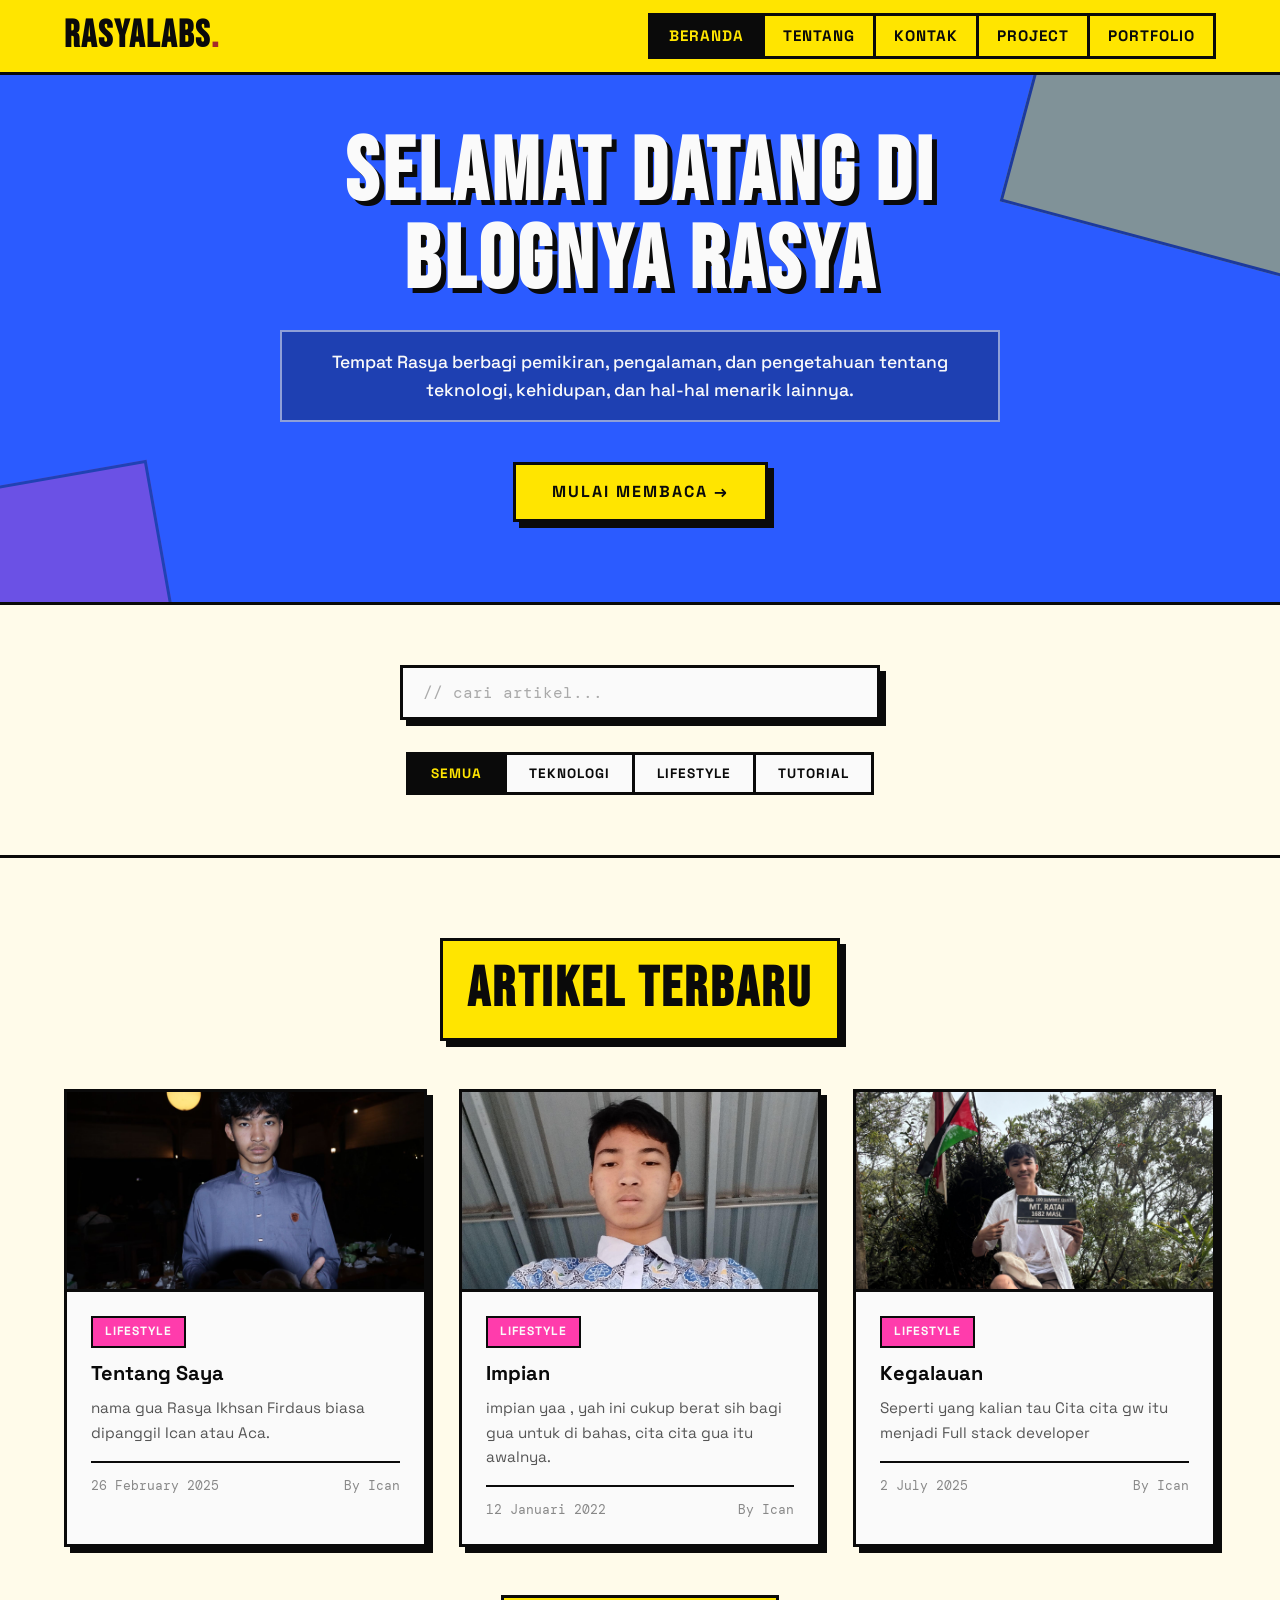
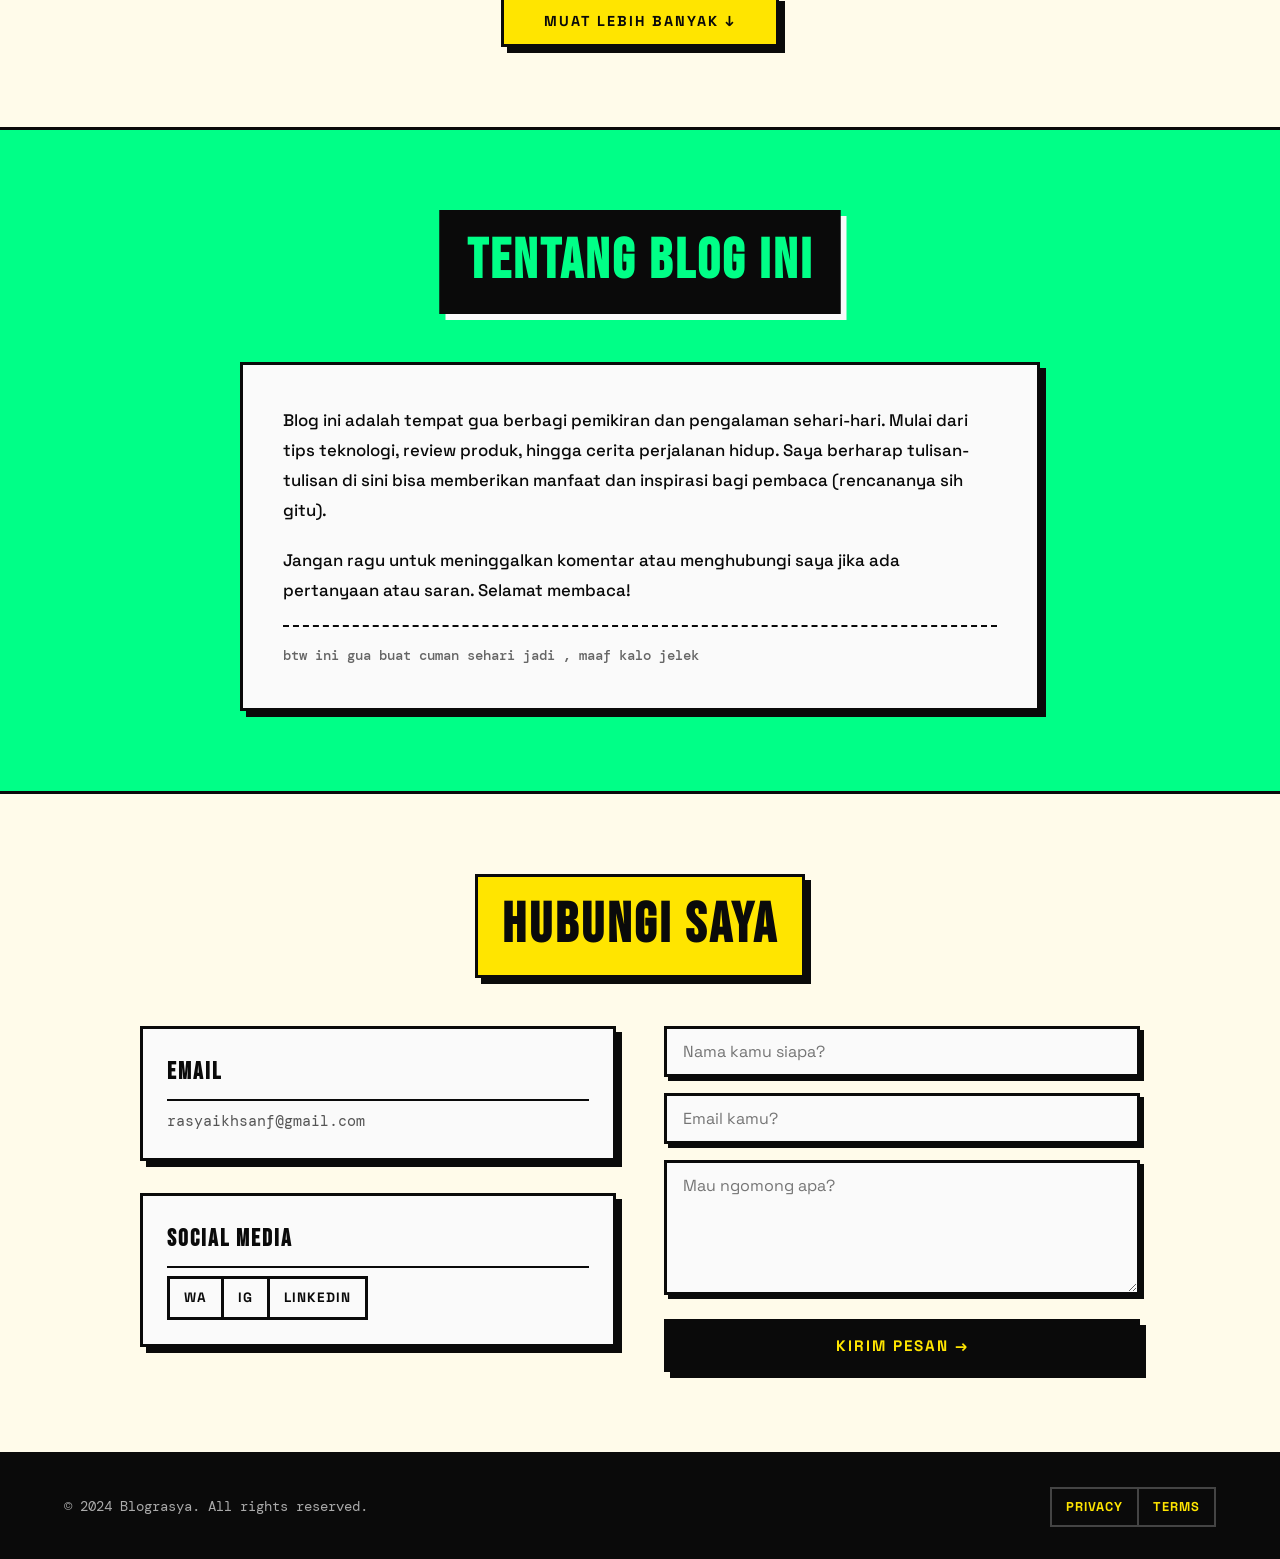
<file: index.html>
<!DOCTYPE html>
<html lang="id">
<head>
    <meta charset="UTF-8">
    <meta name="viewport" content="width=device-width, initial-scale=1.0">
    <title>Rasyalabs - Blog Personal</title>
    <meta name="description" content="Blog personal Rasya Ikhsan Firdaus — berbagi pemikiran, pengalaman, dan eksperimen seputar teknologi, web development, dan kehidupan sehari-hari.">

    <!-- Favicon -->
    <link rel="icon" type="image/svg+xml" href="favicon.svg">
    <link rel="icon" type="image/png" sizes="32x32" href="favicon-32x32.png">
    <link rel="icon" type="image/png" sizes="16x16" href="favicon-16x16.png">
    <link rel="apple-touch-icon" sizes="180x180" href="apple-touch-icon.png">

    <!-- Open Graph -->
    <meta property="og:type" content="website">
    <meta property="og:title" content="Rasyalabs - Blog Personal">
    <meta property="og:description" content="Blog personal Rasya Ikhsan Firdaus — berbagi pemikiran, pengalaman, dan eksperimen seputar teknologi, web development, dan kehidupan sehari-hari.">
    <meta property="og:image" content="https://rasyalabs.my.id/og-blog.png">
    <meta property="og:url" content="https://rasyalabs.my.id/">
    <meta property="og:locale" content="id_ID">

    <!-- Twitter Card -->
    <meta name="twitter:card" content="summary_large_image">
    <meta name="twitter:title" content="Rasyalabs - Blog Personal">
    <meta name="twitter:description" content="Blog personal Rasya Ikhsan Firdaus — berbagi pemikiran, pengalaman, dan eksperimen seputar teknologi, web development, dan kehidupan sehari-hari.">
    <meta name="twitter:image" content="https://rasyalabs.my.id/og-blog.png">

    <link rel="stylesheet" href="style.css">
    <link rel="preconnect" href="https://fonts.googleapis.com">
    <link rel="preconnect" href="https://fonts.gstatic.com" crossorigin>
    <link href="https://fonts.googleapis.com/css2?family=Bebas+Neue&family=Space+Grotesk:wght@400;500;600;700&family=DM+Mono:wght@400;500&display=swap" rel="stylesheet">
</head>
<body>

    <!-- Header -->
    <header class="header">
        <nav class="nav">
            <div class="nav-container">
                <div class="nav-logo">
       <h2>rasyalabs<span style="color: brown;">.</span></h2>

                </div>
                <ul class="nav-menu">
                    <li class="nav-item">
                        <a href="#home" class="nav-link active">Beranda</a>
                    </li>
                    <li class="nav-item">
                        <a href="#about" class="nav-link">Tentang</a>
                    </li>
                    <li class="nav-item">
                        <a href="#contact" class="nav-link">Kontak</a>
                    </li>
                    <li class="nav-item">
                        <a href="project.html" class="nav-link">Project</a>
                    </li>
                    <li class="nav-item">
                        <a href="https://iot-ux.github.io/rasya-portfolio/" target="_blank" rel="noopener" class="nav-link">Portfolio</a>
                    </li>
                </ul>
                <div class="nav-toggle" id="navToggle">
                    <span class="bar"></span>
                    <span class="bar"></span>
                    <span class="bar"></span>
                </div>
            </div>
        </nav>
    </header>

    <!-- Main Content -->
    <main class="main">

        <!-- Hero Section -->
        <section id="home" class="hero">
            <div class="container">
                <div class="hero-content">
                    <h1 class="hero-title">Selamat Datang Di Blognya Rasya</h1>
                    <p class="hero-description">Tempat Rasya berbagi pemikiran, pengalaman, dan pengetahuan tentang teknologi, kehidupan, dan hal-hal menarik lainnya.</p>
                    <a href="#blog" class="hero-btn">Mulai Membaca →</a>
                </div>
            </div>
        </section>

        <!-- Search and Filter -->
        <section class="search-section">
            <div class="container">
                <div class="search-container">
                    <input type="text" id="searchInput" placeholder="// cari artikel..." class="search-input">
                    <div class="filter-buttons">
                        <button class="filter-btn active" data-category="all">Semua</button>
                        <button class="filter-btn" data-category="teknologi">Teknologi</button>
                        <button class="filter-btn" data-category="lifestyle">Lifestyle</button>
                        <button class="filter-btn" data-category="tutorial">Tutorial</button>
                    </div>
                </div>
            </div>
        </section>

        <!-- Blog Posts -->
        <section id="blog" class="blog-section">
            <div class="container">
                <h2 class="section-title">Artikel Terbaru</h2>
                <div class="blog-grid" id="blogGrid">
                    <!-- Blog posts will be dynamically loaded here -->
                </div>
                <div class="load-more-container">
                    <button id="loadMoreBtn" class="load-more-btn">Muat Lebih Banyak ↓</button>
                </div>
            </div>
        </section>

        <!-- About Section -->
        <section id="about" class="about-section">
            <div class="container">
                <h2 class="section-title">Tentang Blog Ini</h2>
                <div class="about-content">
                    <p>Blog ini adalah tempat gua berbagi pemikiran dan pengalaman sehari-hari. Mulai dari tips teknologi, review produk, hingga cerita perjalanan hidup. Saya berharap tulisan-tulisan di sini bisa memberikan manfaat dan inspirasi bagi pembaca (rencananya sih gitu).</p>
                    <p>Jangan ragu untuk meninggalkan komentar atau menghubungi saya jika ada pertanyaan atau saran. Selamat membaca!</p>
                    <p>btw ini gua buat cuman sehari jadi , maaf kalo jelek</p>
                </div>
            </div>
        </section>

        <!-- Contact Section -->
        <section id="contact" class="contact-section">
            <div class="container">
                <h2 class="section-title">Hubungi Saya</h2>
                <div class="contact-content">
                    <div class="contact-info">
                        <div class="contact-item">
                            <h3>Email</h3>
                            <p>rasyaikhsanf@gmail.com</p>
                        </div>
                        <div class="contact-item">
                            <h3>Social Media</h3>
                            <div class="social-links">
                                <a href="https://wa.link/c7bw0c" class="social-link">WA</a>
                                <a href="https://www.instagram.com/youungsirr?utm_source=ig_web_button_share_sheet&igsh=ZDNlZDc0MzIxNw==" class="social-link">IG</a>
                                <a href="#" class="social-link">LinkedIn</a>
                            </div>
                        </div>
                    </div>
                    <form class="contact-form" id="contactForm">
                        <div class="form-group">
                            <input type="text" placeholder="Nama kamu siapa?" required class="form-input">
                        </div>
                        <div class="form-group">
                            <input type="email" placeholder="Email kamu?" required class="form-input">
                        </div>
                        <div class="form-group">
                            <textarea placeholder="Mau ngomong apa?" rows="5" required class="form-textarea"></textarea>
                        </div>
                        <button type="submit" class="form-submit">Kirim Pesan →</button>
                    </form>
                </div>
            </div>
        </section>
    </main>

    <!-- Footer -->
    <footer class="footer">
        <div class="container">
            <div class="footer-content">
                <p>&copy; 2024 Blograsya. All rights reserved.</p>
                <div class="footer-links">
                    <a href="#" class="footer-link">Privacy</a>
                    <a href="#" class="footer-link">Terms</a>
                </div>
            </div>
        </div>
    </footer>

    <!-- Article Modal -->
    <div id="articleModal" class="modal">
        <div class="modal-content">
            <span class="close" id="closeModal">&times;</span>
            <div id="modalBody">
                <!-- Article content will be loaded here -->
            </div>
        </div>
    </div>

    <script src="script.js"></script>
</body>
</html>
</file>
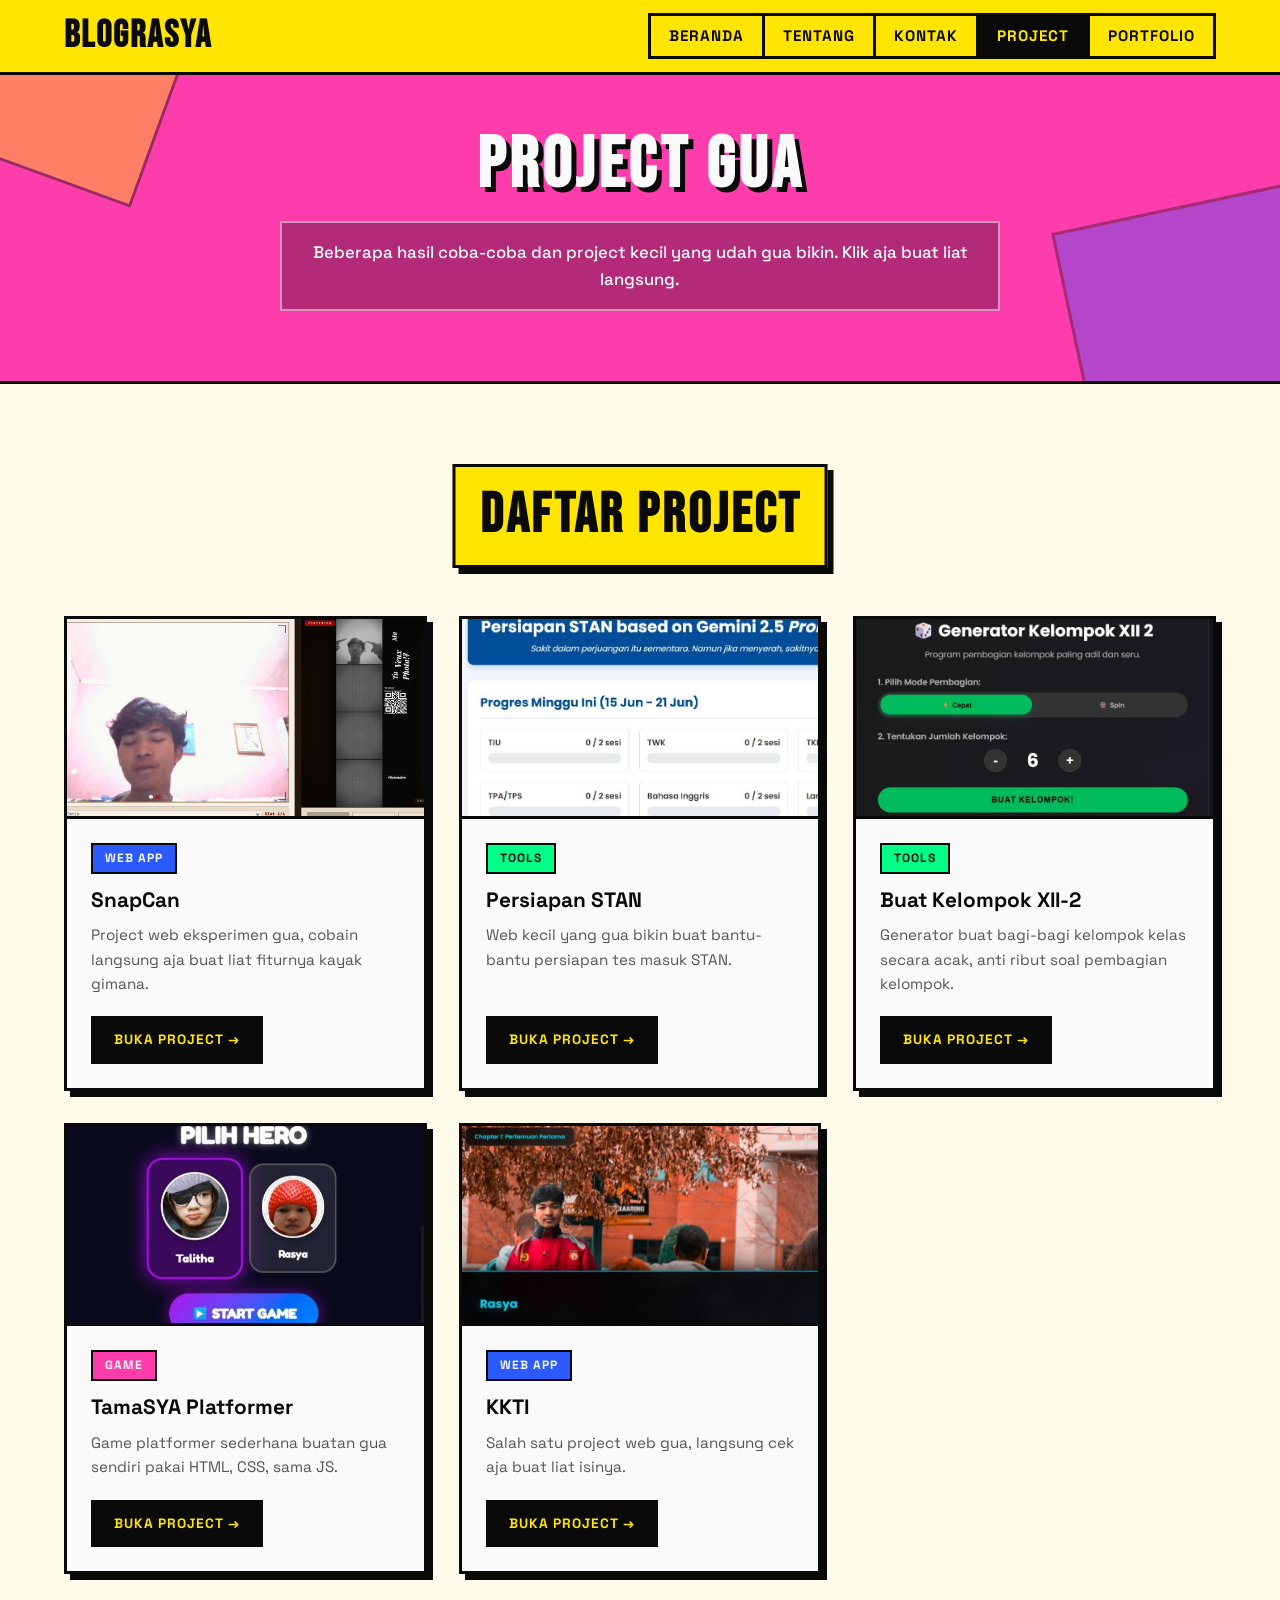
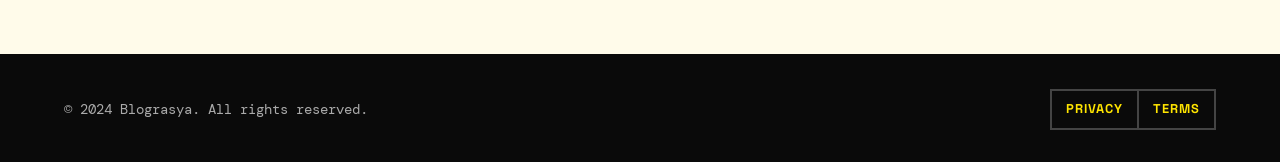
<file: project.html>
<!DOCTYPE html>
<html lang="id">
<head>
    <meta charset="UTF-8">
    <meta name="viewport" content="width=device-width, initial-scale=1.0">
    <title>Project - Rasyalabs</title>
    <meta name="description" content="Kumpulan project dan eksperimen web Rasya Ikhsan Firdaus — dari photobooth, game, tools, hingga aplikasi web lainnya.">

    <!-- Favicon -->
    <link rel="icon" type="image/svg+xml" href="favicon.svg">
    <link rel="icon" type="image/png" sizes="32x32" href="favicon-32x32.png">
    <link rel="icon" type="image/png" sizes="16x16" href="favicon-16x16.png">
    <link rel="apple-touch-icon" sizes="180x180" href="apple-touch-icon.png">

    <!-- Open Graph -->
    <meta property="og:type" content="website">
    <meta property="og:title" content="Project - Rasyalabs">
    <meta property="og:description" content="Kumpulan project dan eksperimen web Rasya Ikhsan Firdaus — dari photobooth, game, tools, hingga aplikasi web lainnya.">
    <meta property="og:image" content="https://rasyalabs.my.id/og-project.png">
    <meta property="og:url" content="https://rasyalabs.my.id/project.html">
    <meta property="og:locale" content="id_ID">

    <!-- Twitter Card -->
    <meta name="twitter:card" content="summary_large_image">
    <meta name="twitter:title" content="Project - Rasyalabs">
    <meta name="twitter:description" content="Kumpulan project dan eksperimen web Rasya Ikhsan Firdaus — dari photobooth, game, tools, hingga aplikasi web lainnya.">
    <meta name="twitter:image" content="https://rasyalabs.my.id/og-project.png">

    <link rel="stylesheet" href="style.css">
    <link rel="preconnect" href="https://fonts.googleapis.com">
    <link rel="preconnect" href="https://fonts.gstatic.com" crossorigin>
    <link href="https://fonts.googleapis.com/css2?family=Bebas+Neue&family=Space+Grotesk:wght@400;500;600;700&family=DM+Mono:wght@400;500&display=swap" rel="stylesheet">
</head>
<body>

    <!-- Header -->
    <header class="header">
        <nav class="nav">
            <div class="nav-container">
                <div class="nav-logo">
                    <h2>blograsya</h2>
                </div>
                <ul class="nav-menu">
                    <li class="nav-item">
                        <a href="index.html#home" class="nav-link">Beranda</a>
                    </li>
                    <li class="nav-item">
                        <a href="index.html#about" class="nav-link">Tentang</a>
                    </li>
                    <li class="nav-item">
                        <a href="index.html#contact" class="nav-link">Kontak</a>
                    </li>
                    <li class="nav-item">
                        <a href="project.html" class="nav-link active">Project</a>
                    </li>
                    <li class="nav-item">
                        <a href="https://iot-ux.github.io/rasya-portfolio/" target="_blank" rel="noopener" class="nav-link">Portfolio</a>
                    </li>
                </ul>
                <div class="nav-toggle" id="navToggle">
                    <span class="bar"></span>
                    <span class="bar"></span>
                    <span class="bar"></span>
                </div>
            </div>
        </nav>
    </header>

    <!-- Main Content -->
    <main class="main">

        <!-- Page Hero -->
        <section class="page-hero">
            <div class="container">
                <div class="page-hero-content">
                    <h1 class="page-hero-title">Project Gua</h1>
                    <p class="page-hero-description">Beberapa hasil coba-coba dan project kecil yang udah gua bikin. Klik aja buat liat langsung.</p>
                </div>
            </div>
        </section>

        <!-- Project Grid -->
        <section class="project-section">
            <div class="container">
                <h2 class="section-title">Daftar Project</h2>
                <div class="project-grid">

                    <div class="project-card">
                        <img src="img/snapcan.jpg" alt="SnapCan" class="project-thumb" loading="lazy">
                        <div class="project-content">
                            <span class="project-category" data-cat="web">Web App</span>
                            <h3 class="project-title">SnapCan</h3>
                            <p class="project-excerpt">Project web eksperimen gua, cobain langsung aja buat liat fiturnya kayak gimana.</p>
                            <a href="https://iot-ux.github.io/snapcan/" target="_blank" rel="noopener" class="project-link">Buka Project →</a>
                        </div>
                    </div>

                    <div class="project-card">
                        <img src="img/persiapanstan.jpg" alt="Persiapan STAN" class="project-thumb" loading="lazy">
                        <div class="project-content">
                            <span class="project-category" data-cat="tools">Tools</span>
                            <h3 class="project-title">Persiapan STAN</h3>
                            <p class="project-excerpt">Web kecil yang gua bikin buat bantu-bantu persiapan tes masuk STAN.</p>
                            <a href="https://iot-ux.github.io/persiapanstan/" target="_blank" rel="noopener" class="project-link">Buka Project →</a>
                        </div>
                    </div>

                    <div class="project-card">
                        <img src="img/kelompokxii2.jpg" alt="Buat Kelompok XII-2" class="project-thumb" loading="lazy">
                        <div class="project-content">
                            <span class="project-category" data-cat="tools">Tools</span>
                            <h3 class="project-title">Buat Kelompok XII-2</h3>
                            <p class="project-excerpt">Generator buat bagi-bagi kelompok kelas secara acak, anti ribut soal pembagian kelompok.</p>
                            <a href="https://iot-ux.github.io/buatkelompokXII2/" target="_blank" rel="noopener" class="project-link">Buka Project →</a>
                        </div>
                    </div>

                    <div class="project-card">
                        <img src="img/tamasya-platformer.jpg" alt="TamaSYA Platformer" class="project-thumb" loading="lazy">
                        <div class="project-content">
                            <span class="project-category" data-cat="game">Game</span>
                            <h3 class="project-title">TamaSYA Platformer</h3>
                            <p class="project-excerpt">Game platformer sederhana buatan gua sendiri pakai HTML, CSS, sama JS.</p>
                            <a href="https://iot-ux.github.io/TamaSYAplatformer/" target="_blank" rel="noopener" class="project-link">Buka Project →</a>
                        </div>
                    </div>

                    <div class="project-card">
                        <img src="img/kkti.jpg" alt="KKTI" class="project-thumb" loading="lazy">
                        <div class="project-content">
                            <span class="project-category" data-cat="web">Web App</span>
                            <h3 class="project-title">KKTI</h3>
                            <p class="project-excerpt">Salah satu project web gua, langsung cek aja buat liat isinya.</p>
                            <a href="https://iot-ux.github.io/kkti/" target="_blank" rel="noopener" class="project-link">Buka Project →</a>
                        </div>
                    </div>

                </div>
            </div>
        </section>
    </main>

    <!-- Footer -->
    <footer class="footer">
        <div class="container">
            <div class="footer-content">
                <p>&copy; 2024 Blograsya. All rights reserved.</p>
                <div class="footer-links">
                    <a href="#" class="footer-link">Privacy</a>
                    <a href="#" class="footer-link">Terms</a>
                </div>
            </div>
        </div>
    </footer>

    <script src="project.js"></script>
</body>
</html>
</file>
<file: style.css>
/* ===========================
   NEOBRUTALISM - BLOGRASYA
   =========================== */

@import url('https://fonts.googleapis.com/css2?family=Space+Grotesk:wght@400;500;600;700&family=Bebas+Neue&family=DM+Mono:wght@400;500&display=swap');

:root {
  --black: #0a0a0a;
  --white: #fafafa;
  --yellow: #FFE500;
  --pink: #FF3CAC;
  --blue: #2B5BFF;
  --green: #00FF87;
  --orange: #FF6B35;
  --border: 3px solid #0a0a0a;
  --shadow: 6px 6px 0px #0a0a0a;
  --shadow-hover: 8px 8px 0px #0a0a0a;
  --radius: 0px;
}

* {
  margin: 0;
  padding: 0;
  box-sizing: border-box;
}

html {
  scroll-behavior: smooth;
}

body {
  font-family: 'Space Grotesk', sans-serif;
  background-color: #FFFBEA;
  color: var(--black);
  line-height: 1.6;
  cursor: url("data:image/svg+xml,%3Csvg xmlns='http://www.w3.org/2000/svg' width='20' height='20'%3E%3Ccircle cx='10' cy='10' r='8' fill='%23FFE500' stroke='%230a0a0a' stroke-width='2'/%3E%3C/svg%3E"), auto;
}

.container {
  max-width: 1200px;
  margin: 0 auto;
  padding: 0 24px;
}

/* ===== SCROLLBAR ===== */
::-webkit-scrollbar { width: 10px; }
::-webkit-scrollbar-track { background: var(--yellow); }
::-webkit-scrollbar-thumb { background: var(--black); border: 2px solid var(--yellow); }

/* ===== HEADER ===== */
.header {
  background-color: var(--yellow);
  border-bottom: var(--border);
  position: fixed;
  width: 100%;
  top: 0;
  z-index: 1000;
}

.nav-container {
  max-width: 1200px;
  margin: 0 auto;
  padding: 0 24px;
  display: flex;
  justify-content: space-between;
  align-items: center;
  height: 72px;
}

.nav-logo h2 {
  font-family: 'Bebas Neue', sans-serif;
  font-size: 2.4rem;
  letter-spacing: 2px;
  color: var(--black);
  text-transform: uppercase;
}

.nav-menu {
  display: flex;
  list-style: none;
  gap: 0;
}

.nav-link {
  text-decoration: none;
  color: var(--black);
  font-weight: 700;
  font-size: 0.95rem;
  text-transform: uppercase;
  letter-spacing: 1px;
  padding: 8px 18px;
  border: var(--border);
  border-right: none;
  transition: all 0.15s ease;
  display: block;
}

.nav-menu li:last-child .nav-link {
  border-right: var(--border);
}

.nav-link:hover,
.nav-link.active {
  background-color: var(--black);
  color: var(--yellow);
}

.nav-toggle {
  display: none;
  flex-direction: column;
  cursor: pointer;
  gap: 5px;
  padding: 8px;
  border: var(--border);
  background: var(--white);
}

.bar {
  width: 24px;
  height: 3px;
  background-color: var(--black);
  transition: 0.3s;
  display: block;
}

/* ===== HERO ===== */
.hero {
  background-color: var(--blue);
  padding: 130px 0 80px;
  border-bottom: var(--border);
  position: relative;
  overflow: hidden;
}

.hero::before {
  content: '';
  position: absolute;
  top: -60px;
  right: -60px;
  width: 300px;
  height: 300px;
  background-color: var(--yellow);
  border: var(--border);
  transform: rotate(15deg);
  opacity: 0.4;
}

.hero::after {
  content: '';
  position: absolute;
  bottom: -80px;
  left: -40px;
  width: 200px;
  height: 200px;
  background-color: var(--pink);
  border: var(--border);
  transform: rotate(-10deg);
  opacity: 0.3;
}

.hero-content {
  max-width: 720px;
  margin: 0 auto;
  text-align: center;
  position: relative;
  z-index: 1;
}

.hero-title {
  font-family: 'Bebas Neue', sans-serif;
  font-size: 5.5rem;
  letter-spacing: 4px;
  color: var(--white);
  line-height: 1;
  margin-bottom: 1.5rem;
  text-shadow: 5px 5px 0px var(--black);
}

.hero-description {
  font-size: 1.1rem;
  color: var(--white);
  margin-bottom: 2.5rem;
  background-color: rgba(0,0,0,0.3);
  padding: 16px 24px;
  border: 2px solid rgba(255,255,255,0.5);
  font-weight: 500;
}

.hero-btn {
  display: inline-block;
  background-color: var(--yellow);
  color: var(--black);
  padding: 14px 36px;
  text-decoration: none;
  border: var(--border);
  font-weight: 700;
  font-size: 1rem;
  text-transform: uppercase;
  letter-spacing: 2px;
  box-shadow: var(--shadow);
  transition: all 0.15s ease;
}

.hero-btn:hover {
  transform: translate(-3px, -3px);
  box-shadow: var(--shadow-hover);
  background-color: var(--green);
}

/* ===== SEARCH SECTION ===== */
.search-section {
  padding: 60px 0;
  background-color: #FFFBEA;
  border-bottom: var(--border);
}

.search-container {
  max-width: 800px;
  margin: 0 auto;
  text-align: center;
}

.search-input {
  width: 100%;
  max-width: 480px;
  padding: 14px 20px;
  border: var(--border);
  font-size: 1rem;
  margin-bottom: 2rem;
  background-color: var(--white);
  font-family: 'DM Mono', monospace;
  box-shadow: var(--shadow);
  outline: none;
  transition: box-shadow 0.15s;
}

.search-input:focus {
  box-shadow: 8px 8px 0px var(--blue);
}

.search-input::placeholder {
  color: #aaa;
}

.filter-buttons {
  display: flex;
  justify-content: center;
  gap: 0;
  flex-wrap: wrap;
}

.filter-btn {
  padding: 10px 22px;
  border: var(--border);
  border-right: none;
  background-color: var(--white);
  color: var(--black);
  cursor: pointer;
  font-weight: 700;
  font-family: 'Space Grotesk', sans-serif;
  text-transform: uppercase;
  font-size: 0.85rem;
  letter-spacing: 1px;
  transition: all 0.15s ease;
}

.filter-btn:last-child {
  border-right: var(--border);
}

.filter-btn:hover,
.filter-btn.active {
  background-color: var(--black);
  color: var(--yellow);
}

/* ===== BLOG SECTION ===== */
.blog-section {
  padding: 80px 0;
  background-color: #FFFBEA;
}

.section-title {
  font-family: 'Bebas Neue', sans-serif;
  font-size: 3.5rem;
  letter-spacing: 3px;
  color: var(--black);
  margin-bottom: 3rem;
  text-align: center;
  position: relative;
  display: inline-block;
  left: 50%;
  transform: translateX(-50%);
  background-color: var(--yellow);
  padding: 4px 24px;
  border: var(--border);
  box-shadow: var(--shadow);
}

.blog-grid {
  display: grid;
  grid-template-columns: repeat(auto-fill, minmax(350px, 1fr));
  gap: 2rem;
  margin-bottom: 3rem;
}

.blog-card {
  background-color: var(--white);
  border: var(--border);
  box-shadow: var(--shadow);
  cursor: pointer;
  transition: all 0.15s ease;
  overflow: hidden;
}

.blog-card:hover {
  transform: translate(-4px, -4px);
  box-shadow: 10px 10px 0px var(--black);
}

.blog-image {
  width: 100%;
  height: 200px;
  object-fit: cover;
  border-bottom: var(--border);
  display: block;
}

.blog-content {
  padding: 1.5rem;
}

.blog-category {
  display: inline-block;
  background-color: var(--yellow);
  color: var(--black);
  padding: 4px 12px;
  font-size: 0.75rem;
  font-weight: 700;
  text-transform: uppercase;
  letter-spacing: 1px;
  border: 2px solid var(--black);
  margin-bottom: 0.75rem;
}

.blog-category[data-cat="teknologi"] { background-color: var(--blue); color: var(--white); }
.blog-category[data-cat="lifestyle"]  { background-color: var(--pink); color: var(--white); }
.blog-category[data-cat="tutorial"]   { background-color: var(--green); color: var(--black); }

.blog-title {
  font-size: 1.25rem;
  font-weight: 700;
  color: var(--black);
  margin-bottom: 0.6rem;
  line-height: 1.35;
}

.blog-excerpt {
  color: #555;
  margin-bottom: 1rem;
  font-size: 0.95rem;
  line-height: 1.6;
}

.blog-meta {
  display: flex;
  justify-content: space-between;
  align-items: center;
  font-size: 0.82rem;
  color: #888;
  font-family: 'DM Mono', monospace;
  border-top: 2px solid var(--black);
  padding-top: 0.75rem;
  margin-top: 0.5rem;
}

.load-more-container {
  text-align: center;
}

.load-more-btn {
  background-color: var(--yellow);
  color: var(--black);
  border: var(--border);
  padding: 14px 40px;
  cursor: pointer;
  font-weight: 700;
  font-family: 'Space Grotesk', sans-serif;
  text-transform: uppercase;
  letter-spacing: 2px;
  font-size: 0.9rem;
  box-shadow: var(--shadow);
  transition: all 0.15s ease;
}

.load-more-btn:hover {
  transform: translate(-3px, -3px);
  box-shadow: 9px 9px 0px var(--black);
  background-color: var(--orange);
}

/* ===== PROJECT PAGE HERO ===== */
.page-hero {
  background-color: var(--pink);
  padding: 130px 0 70px;
  border-bottom: var(--border);
  position: relative;
  overflow: hidden;
}

.page-hero::before {
  content: '';
  position: absolute;
  top: -50px;
  left: -50px;
  width: 220px;
  height: 220px;
  background-color: var(--yellow);
  border: var(--border);
  transform: rotate(20deg);
  opacity: 0.4;
}

.page-hero::after {
  content: '';
  position: absolute;
  bottom: -70px;
  right: -40px;
  width: 240px;
  height: 240px;
  background-color: var(--blue);
  border: var(--border);
  transform: rotate(-12deg);
  opacity: 0.35;
}

.page-hero-content {
  max-width: 720px;
  margin: 0 auto;
  text-align: center;
  position: relative;
  z-index: 1;
}

.page-hero-title {
  font-family: 'Bebas Neue', sans-serif;
  font-size: 4.5rem;
  letter-spacing: 4px;
  color: var(--white);
  line-height: 1;
  margin-bottom: 1.2rem;
  text-shadow: 5px 5px 0px var(--black);
}

.page-hero-description {
  font-size: 1.05rem;
  color: var(--white);
  background-color: rgba(0,0,0,0.3);
  padding: 16px 24px;
  border: 2px solid rgba(255,255,255,0.5);
  font-weight: 500;
}

/* ===== PROJECT SECTION ===== */
.project-section {
  padding: 80px 0;
  background-color: #FFFBEA;
}

.project-grid {
  display: grid;
  grid-template-columns: repeat(auto-fill, minmax(330px, 1fr));
  gap: 2rem;
}

.project-card {
  background-color: var(--white);
  border: var(--border);
  box-shadow: var(--shadow);
  transition: all 0.15s ease;
  display: flex;
  flex-direction: column;
}

.project-card:hover {
  transform: translate(-4px, -4px);
  box-shadow: 10px 10px 0px var(--black);
}

.project-thumb {
  width: 100%;
  height: 200px;
  object-fit: cover;
  border-bottom: var(--border);
  display: block;
  background-color: #e8e8e8;
}

.project-content {
  padding: 1.5rem;
  display: flex;
  flex-direction: column;
  flex-grow: 1;
}

.project-category {
  display: inline-block;
  background-color: var(--yellow);
  color: var(--black);
  padding: 4px 12px;
  font-size: 0.75rem;
  font-weight: 700;
  text-transform: uppercase;
  letter-spacing: 1px;
  border: 2px solid var(--black);
  margin-bottom: 0.75rem;
  align-self: flex-start;
}

.project-category[data-cat="web"]   { background-color: var(--blue); color: var(--white); }
.project-category[data-cat="game"]  { background-color: var(--pink); color: var(--white); }
.project-category[data-cat="tools"] { background-color: var(--green); color: var(--black); }

.project-title {
  font-size: 1.3rem;
  font-weight: 700;
  color: var(--black);
  margin-bottom: 0.6rem;
  line-height: 1.35;
}

.project-excerpt {
  color: #555;
  margin-bottom: 1.25rem;
  font-size: 0.95rem;
  line-height: 1.6;
  flex-grow: 1;
}

.project-link {
  display: inline-block;
  background-color: var(--black);
  color: var(--yellow);
  padding: 10px 20px;
  text-decoration: none;
  border: var(--border);
  font-weight: 700;
  font-size: 0.85rem;
  text-transform: uppercase;
  letter-spacing: 1px;
  text-align: center;
  transition: all 0.15s ease;
  align-self: flex-start;
}

.project-link:hover {
  background-color: var(--orange);
  color: var(--black);
  transform: translate(-2px, -2px);
}

/* ===== ABOUT SECTION ===== */
.about-section {
  padding: 80px 0;
  background-color: var(--green);
  border-top: var(--border);
  border-bottom: var(--border);
}

.about-section .section-title {
  background-color: var(--black);
  color: var(--green);
  box-shadow: 6px 6px 0px var(--white);
}

.about-content {
  max-width: 800px;
  margin: 0 auto;
  background-color: var(--white);
  border: var(--border);
  box-shadow: var(--shadow);
  padding: 2.5rem;
}

.about-content p {
  font-size: 1.05rem;
  color: var(--black);
  margin-bottom: 1.2rem;
  line-height: 1.8;
  font-weight: 500;
}

.about-content p:last-child {
  margin-bottom: 0;
  font-family: 'DM Mono', monospace;
  font-size: 0.9rem;
  color: #666;
  border-top: 2px dashed var(--black);
  padding-top: 1rem;
}

/* ===== CONTACT SECTION ===== */
.contact-section {
  padding: 80px 0;
  background-color: #FFFBEA;
}

.contact-content {
  display: grid;
  grid-template-columns: 1fr 1fr;
  gap: 3rem;
  max-width: 1000px;
  margin: 0 auto;
}

.contact-info {
  display: flex;
  flex-direction: column;
  gap: 2rem;
}

.contact-item {
  background-color: var(--white);
  border: var(--border);
  box-shadow: var(--shadow);
  padding: 1.5rem;
}

.contact-item h3 {
  font-family: 'Bebas Neue', sans-serif;
  font-size: 1.5rem;
  letter-spacing: 2px;
  color: var(--black);
  margin-bottom: 0.5rem;
  border-bottom: 2px solid var(--black);
  padding-bottom: 0.5rem;
}

.contact-item p {
  color: #555;
  font-family: 'DM Mono', monospace;
  font-size: 0.95rem;
}

.social-links {
  display: flex;
  gap: 0;
  flex-wrap: wrap;
}

.social-link {
  color: var(--black);
  text-decoration: none;
  font-weight: 700;
  font-size: 0.85rem;
  text-transform: uppercase;
  letter-spacing: 1px;
  padding: 8px 14px;
  border: var(--border);
  border-right: none;
  transition: all 0.15s ease;
}

.social-link:last-child { border-right: var(--border); }

.social-link:nth-child(1):hover { background-color: #25D366; color: white; }
.social-link:nth-child(2):hover { background-color: var(--pink); color: white; }
.social-link:nth-child(3):hover { background-color: var(--blue); color: white; }

.contact-form {
  display: flex;
  flex-direction: column;
  gap: 1rem;
}

.form-input,
.form-textarea {
  padding: 12px 16px;
  border: var(--border);
  font-size: 1rem;
  font-family: 'Space Grotesk', sans-serif;
  background-color: var(--white);
  box-shadow: 4px 4px 0px var(--black);
  outline: none;
  transition: box-shadow 0.15s;
  width: 100%;
}

.form-input:focus,
.form-textarea:focus {
  box-shadow: 6px 6px 0px var(--blue);
}

.form-submit {
  background-color: var(--black);
  color: var(--yellow);
  padding: 14px 30px;
  border: var(--border);
  cursor: pointer;
  font-weight: 700;
  font-family: 'Space Grotesk', sans-serif;
  text-transform: uppercase;
  letter-spacing: 2px;
  font-size: 0.95rem;
  box-shadow: var(--shadow);
  transition: all 0.15s ease;
}

.form-submit:hover {
  transform: translate(-3px, -3px);
  box-shadow: 9px 9px 0px var(--yellow);
  background-color: var(--blue);
}

/* ===== FOOTER ===== */
.footer {
  background-color: var(--black);
  color: var(--white);
  padding: 2rem 0;
  border-top: var(--border);
}

.footer-content {
  display: flex;
  justify-content: space-between;
  align-items: center;
}

.footer p {
  font-family: 'DM Mono', monospace;
  font-size: 0.85rem;
  color: #aaa;
}

.footer-links {
  display: flex;
  gap: 0;
}

.footer-link {
  color: var(--yellow);
  text-decoration: none;
  font-weight: 700;
  font-size: 0.8rem;
  text-transform: uppercase;
  letter-spacing: 1px;
  padding: 8px 14px;
  border: 2px solid #444;
  border-right: none;
  transition: all 0.15s ease;
}

.footer-link:last-child { border-right: 2px solid #444; }
.footer-link:hover { background-color: var(--yellow); color: var(--black); }

/* ===== MODAL ===== */
.modal {
  display: none;
  position: fixed;
  z-index: 2000;
  left: 0;
  top: 0;
  width: 100%;
  height: 100%;
  background-color: rgba(0, 0, 0, 0.7);
  animation: fadeIn 0.2s ease;
}

.modal-content {
  background-color: var(--white);
  margin: 4% auto;
  padding: 2.5rem;
  border: var(--border);
  box-shadow: 12px 12px 0px var(--black);
  width: 90%;
  max-width: 800px;
  max-height: 80vh;
  overflow-y: auto;
  position: relative;
  animation: slideIn 0.25s ease;
}

.close {
  color: var(--black);
  float: right;
  font-size: 2rem;
  font-weight: 700;
  cursor: pointer;
  position: absolute;
  right: 1.2rem;
  top: 1rem;
  background-color: var(--yellow);
  border: var(--border);
  width: 40px;
  height: 40px;
  display: flex;
  align-items: center;
  justify-content: center;
  line-height: 1;
  transition: all 0.15s;
}

.close:hover {
  background-color: var(--black);
  color: var(--yellow);
}

.modal-title {
  font-family: 'Bebas Neue', sans-serif;
  font-size: 2.8rem;
  letter-spacing: 3px;
  color: var(--black);
  margin-bottom: 0.5rem;
  margin-right: 3rem;
}

.modal-meta {
  color: #888;
  font-family: 'DM Mono', monospace;
  font-size: 0.85rem;
  margin-bottom: 2rem;
  padding-bottom: 1rem;
  border-bottom: 3px solid var(--black);
}

.modal-body {
  line-height: 1.8;
  color: #333;
}

.modal-body p {
  margin-bottom: 1.5rem;
  font-size: 1rem;
}

.modal-body h3 {
  font-family: 'Bebas Neue', sans-serif;
  font-size: 1.8rem;
  letter-spacing: 2px;
  color: var(--black);
  margin: 2rem 0 1rem;
  border-left: 5px solid var(--yellow);
  padding-left: 12px;
}

/* ===== ANIMATIONS ===== */
@keyframes fadeIn {
  from { opacity: 0; }
  to { opacity: 1; }
}

@keyframes slideIn {
  from { opacity: 0; transform: translate(10px, -20px); }
  to { opacity: 1; transform: translate(0, 0); }
}

.hidden { display: none !important; }

/* ===== RESPONSIVE ===== */
@media screen and (max-width: 1024px) {
  .hero-title { font-size: 4rem; }
  .contact-content { grid-template-columns: 1fr; gap: 2rem; }
  .page-hero-title { font-size: 3.5rem; }
}

@media screen and (max-width: 768px) {
  .nav-menu {
    position: fixed;
    left: -100%;
    top: 72px;
    flex-direction: column;
    background-color: var(--yellow);
    width: 100%;
    text-align: center;
    transition: 0.3s;
    border-bottom: var(--border);
    padding: 1rem 0;
    gap: 0;
  }

  .nav-menu.active { left: 0; }

  .nav-link {
    border: none;
    border-bottom: 2px solid var(--black);
    padding: 14px 20px;
    width: 100%;
    text-align: center;
  }

  .nav-menu li:last-child .nav-link { border-right: none; }

  .nav-toggle { display: flex; }

  .nav-toggle.active .bar:nth-child(2) { opacity: 0; }
  .nav-toggle.active .bar:nth-child(1) { transform: translateY(8px) rotate(45deg); }
  .nav-toggle.active .bar:nth-child(3) { transform: translateY(-8px) rotate(-45deg); }

  .hero { padding: 100px 0 60px; }
  .hero-title { font-size: 3rem; }
  .hero-description { font-size: 1rem; }

  .section-title { font-size: 2.5rem; }

  .page-hero { padding: 100px 0 50px; }
  .page-hero-title { font-size: 2.6rem; }
  .project-grid { grid-template-columns: 1fr; gap: 1.5rem; }

  .blog-grid {
    grid-template-columns: 1fr;
    gap: 1.5rem;
  }

  .filter-buttons { gap: 0; flex-wrap: wrap; }
  .filter-btn { border-right: var(--border) !important; margin-bottom: -3px; }

  .footer-content { flex-direction: column; gap: 1rem; text-align: center; }
  .footer-links { justify-content: center; }
  .footer-link:last-child { border-right: 2px solid #444; }
}

@media screen and (max-width: 480px) {
  .container { padding: 0 16px; }
  .hero-title { font-size: 2.5rem; }
  .blog-content { padding: 1rem; }
  .contact-form { gap: 0.8rem; }
  .modal-content { padding: 1.5rem; margin: 8% auto; }
  .modal-title { font-size: 2rem; }
}
</file>
